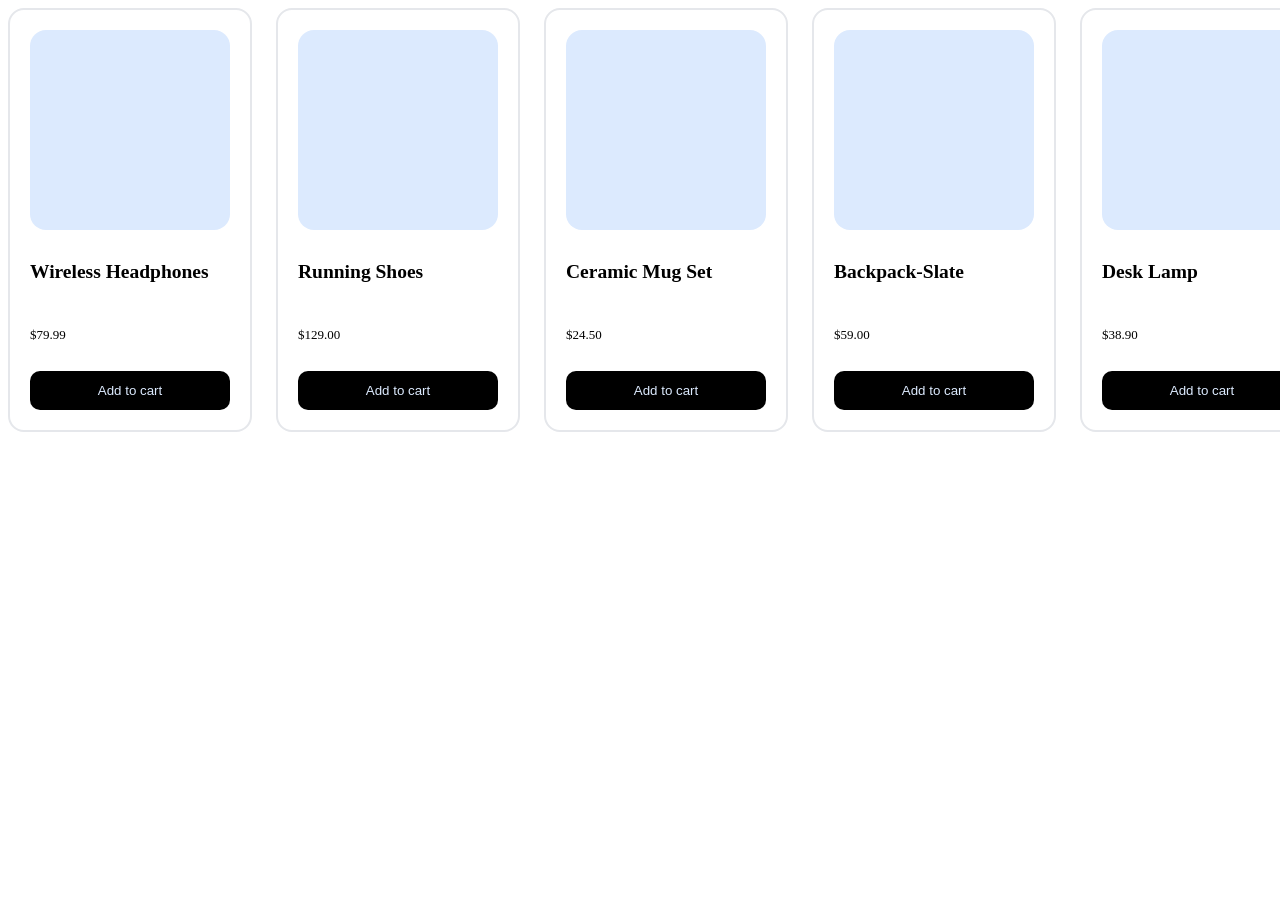
<file: task-02-product-grid/index.html>
<!DOCTYPE html>
<html lang="en">
<head>
  <meta charset="UTF-8">
  <meta name="viewport" content="width=device-width, initial-scale=1.0">
  <title>Task 02 — Product Grid</title>
  <link rel="stylesheet" href="styles.css">
</head>
<body>
  <!-- TODO: use CSS Grid — .product-grid should lay out .product-card items
       in equal-size responsive columns with repeat(auto-fill, minmax(...))
       so the grid reflows automatically as the viewport shrinks or grows,
       with no media queries needed -->

  <main class="product-grid">


    <article class="product-card">
      <div class="img-placeholder"></div>
      <h2 class="product-name">Wireless Headphones</h2>
      <p class="product-price">$79.99</p>
      <button type="button">Add to cart</button>
    </article>

    
    <article class="product-card">
      <div class="img-placeholder"></div>
      <h2 class="product-name">Running Shoes</h2>
      <p class="product-price">$129.00</p>
      <button type="button">Add to cart</button>
    </article>



    <article class="product-card">
      <div class="img-placeholder"></div>
      <h2 class="product-name">Ceramic Mug Set</h2>
      <p class="product-price">$24.50</p>
      <button type="button">Add to cart</button>
    </article>



    <article class="product-card">
      <div class="img-placeholder"></div>
      <h2 class="product-name">Backpack-Slate</h2>
      <p class="product-price">$59.00</p>
      <button type="button">Add to cart</button>
    </article>


    <article class="product-card">
      <div class="img-placeholder"></div>
      <h2 class="product-name">Desk Lamp</h2>
      <p class="product-price">$38.90</p>
      <button type="button">Add to cart</button>
    </article>


    <article class="product-card">
      <div class="img-placeholder"></div>
      <h2 class="product-name">Water Bottle 1L</h2>
      <p class="product-price">$14.99</p>
      <button type="button">Add to cart</button>
    </article>
  </main>
</body>
</html>
</file>
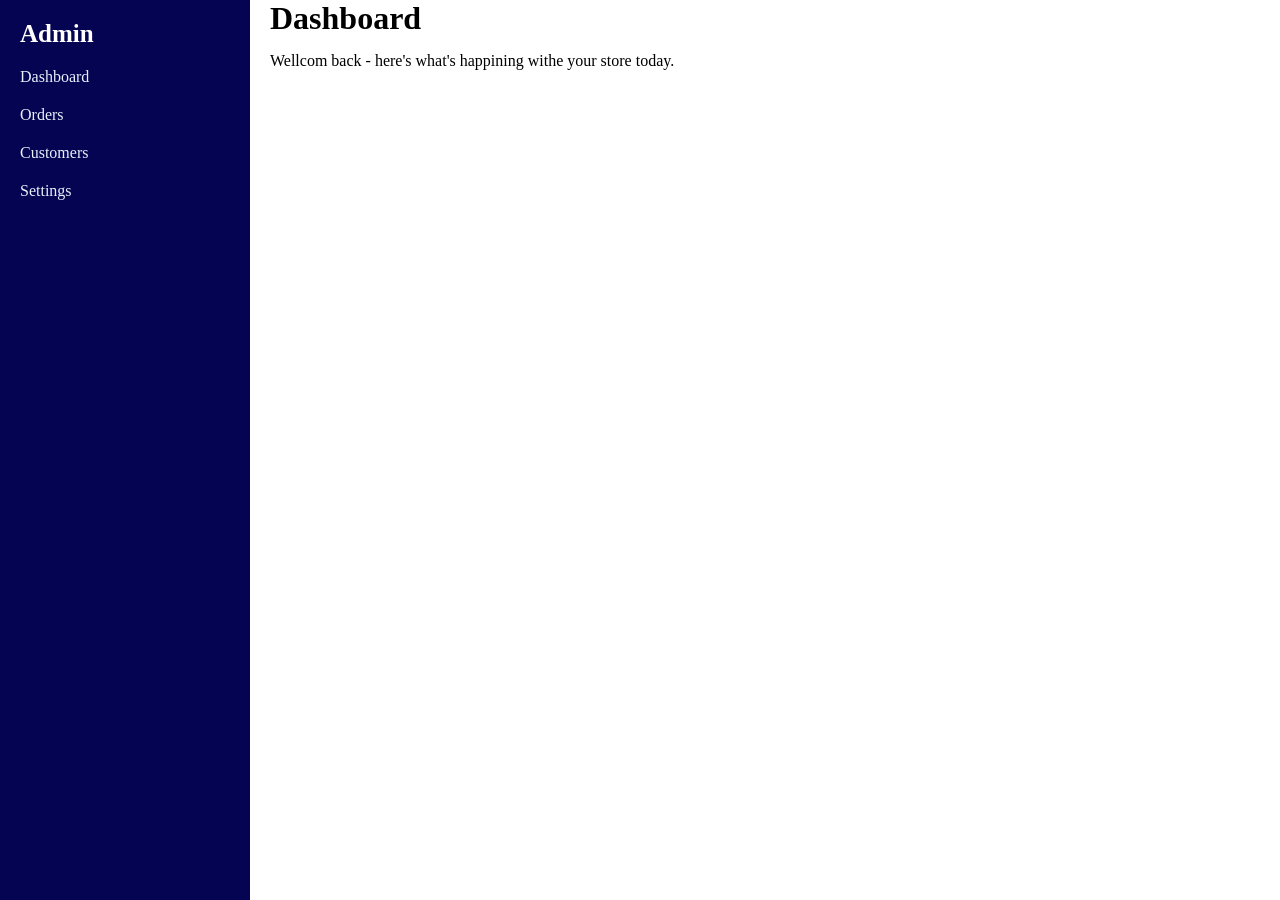
<file: task-03-sidebar-layout/index.html>
<!DOCTYPE html>
<html lang="en">
<head>
  <meta charset="UTF-8">
  <meta name="viewport" content="width=device-width, initial-scale=1.0">
  <title>Task 03 — Sidebar Layout</title>
  <link rel="stylesheet" href="styles.css">
</head>
<body>
  <!-- TODO: use Flexbox — .app-shell should place .sidebar at a fixed
       width and let .main-content flex to fill the remaining space -->
  <div class="app-shell">
    <nav class="sidebar">
      <div class="logo">Admin</div>
      <a href="#">Dashboard</a>
      <a href="#">Orders</a>
      <a href="#">Customers</a>
      <a href="#">Settings</a>
    </nav>
    <main class="main-content">
      <h1>Dashboard</h1>
      <p>Wellcom back - here's what's happining withe your store today. </p>
    </main>
  </div>
</body>
</html>
</file>
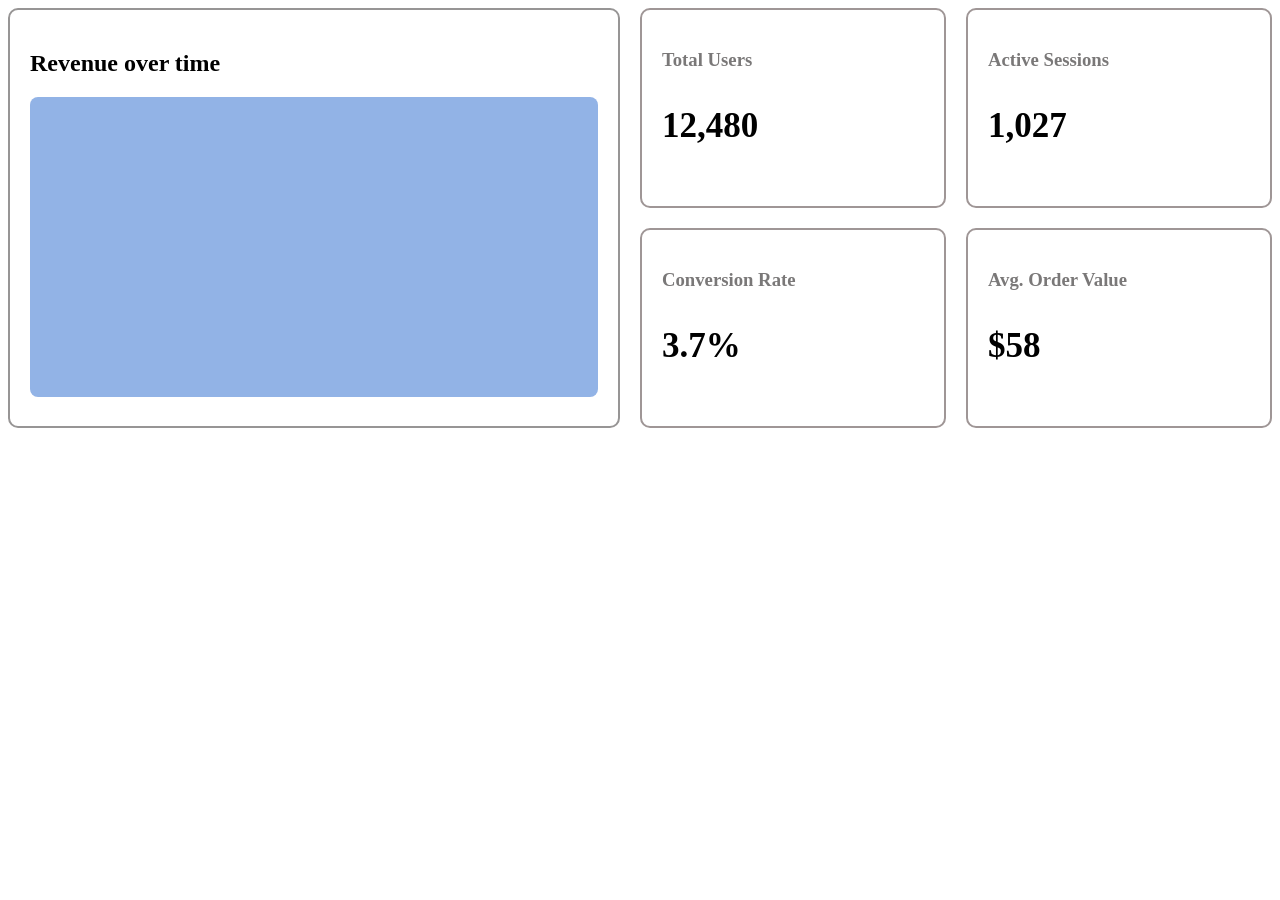
<file: task-04-dashboard-unequal/index.html>
<!DOCTYPE html>
<html lang="en">
<head>
  <meta charset="UTF-8">
  <meta name="viewport" content="width=device-width, initial-scale=1.0">
  <title>Task 04 — Dashboard (Unequal Panels)</title>
  <link rel="stylesheet" href="styles.css">
</head>
<body>
  <!-- TODO: use CSS Grid with grid-template-areas — .dashboard needs one
       large chart panel and several smaller stat-tile panels of unequal
       size arranged around it -->
  <main class="dashboard">
    <section class="panel chart-panel">
      <h2>Revenue over time</h2>
      <div class="img-placeholder"></div>
    </section>

    <section class="panel stat-tile">
      <h3>Total Users</h3>
      <p class="stat-value">12,480</p>
    </section>


    <section class="panel stat-tile">
      <h3>Active Sessions</h3>
      <p class="stat-value">1,027</p>
    </section>


    <section class="panel stat-tile">
      <h3>Conversion Rate</h3>
      <p class="stat-value">3.7%</p>
    </section>

    <section class="panel stat-tile">
      <h3>Avg. Order Value</h3>
      <p class="stat-value">$58</p>
    </section>
  </main>
</body>
</html>
</file>
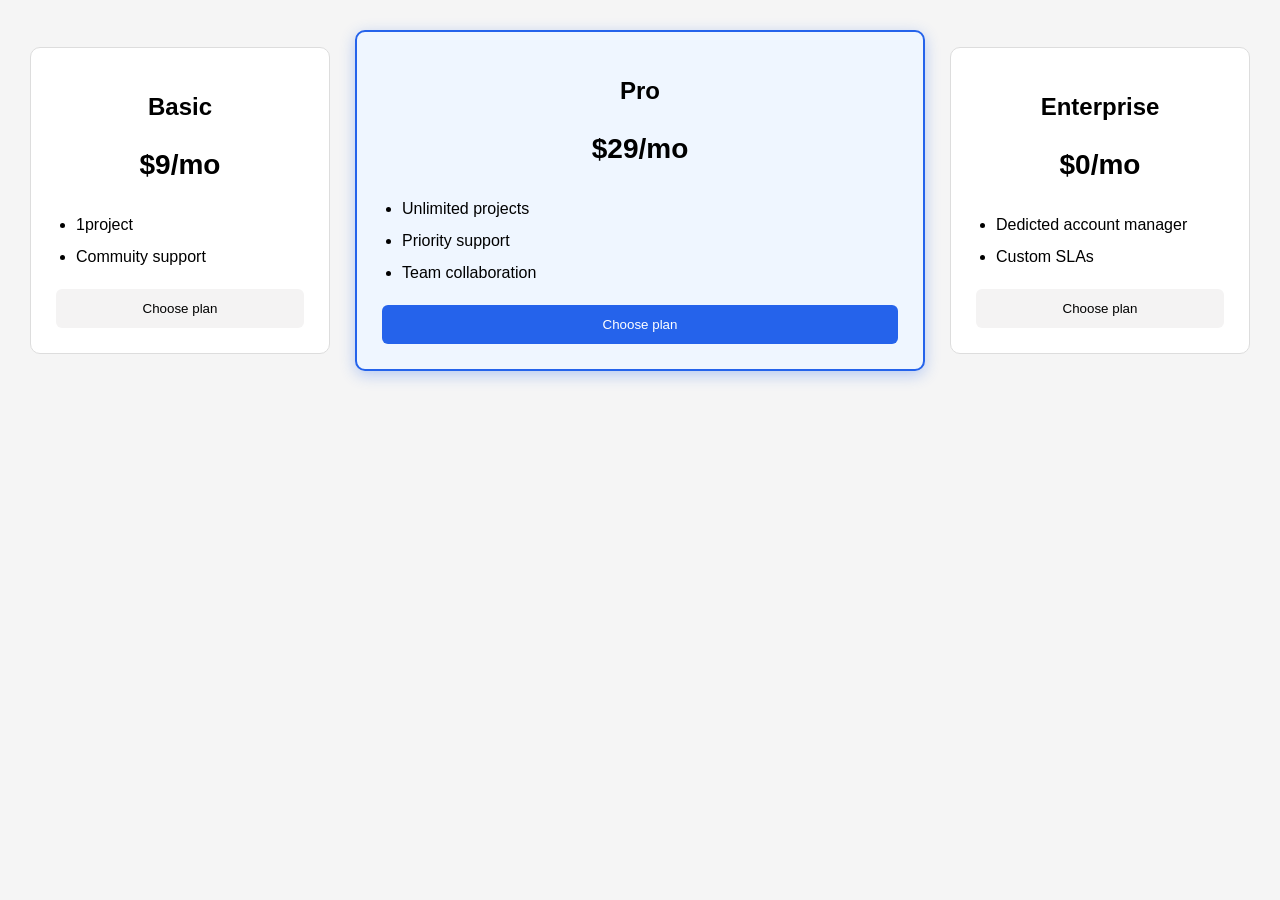
<file: task-05-pricing-cards/index.html>
<!DOCTYPE html>
<html lang="en">
<head>
  <meta charset="UTF-8">
  <meta name="viewport" content="width=device-width, initial-scale=1.0">
  <title>Task 05 — Pricing Cards</title>
  <link rel="stylesheet" href="styles.css">
</head>
<body>
  <!-- TODO: use Flexbox — .pricing-row should lay out the .pricing-card
       items in a row, with the .featured card visually emphasized
       (e.g. flex-grow or transform: scale), and the row should wrap
       onto multiple lines on narrow screens -->

  <main class="pricing-row">
    <article class="pricing-card">
      <h2>Basic</h2>
      <p class="price">$9/mo</p>
      <ul>
        <li>1project</li>
        <li>Commuity support</li>
      </ul>
      <button  class="btn"  type="button">Choose plan</button>
    </article>


    <article class="pricing-card featured">
      <h2>Pro</h2>
      <p class="price">$29/mo</p>
      <ul>
        <li>Unlimited projects</li>
        <li>Priority support</li>
        <li>Team collaboration</li>
      </ul>
      <button type="button">Choose plan</button>
    </article>
    <article class="pricing-card">
      <h2>Enterprise</h2>
      <p class="price">$0/mo</p>
      <ul>
        <li>Dedicted account manager</li>
        <li>Custom SLAs</li>
      </ul>
      <button  class="btn" type="button"> Choose plan</button>
    </article>

  </main>
</body>
</html>
</file>
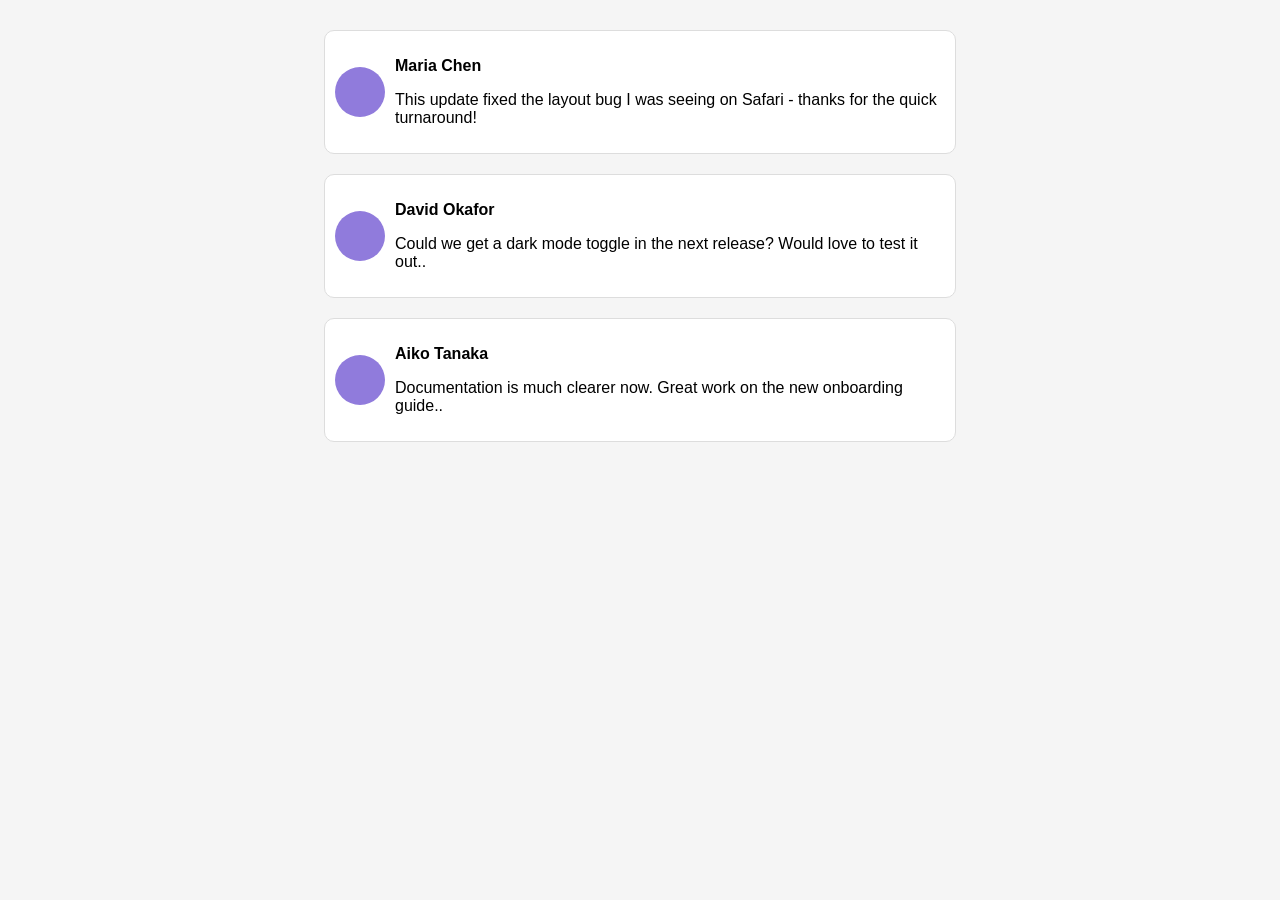
<file: task-06-media-object/index.html>
<!DOCTYPE html>
<html lang="en">
<head>
  <meta charset="UTF-8">
  <meta name="viewport" content="width=device-width, initial-scale=1.0">
  <title>Task 06 — Media Object</title>
  <link rel="stylesheet" href="styles.css">
</head>
<body>
  <!-- TODO: use Flexbox — each .comment should place a fixed-width
       .avatar next to a flexible .comment-body so the text takes up
       the rest of the row -->

  <main class="comment-list">
    
    <article class="comment">
      <div class="avatar"></div>
      <div class="comment-body">
        <p class="comment-author">Maria Chen</p>
        <p class="comment-text">This update fixed the layout bug I was seeing on Safari - thanks for the quick turnaround!</p>
      </div>
    </article>


    <article class="comment">
      <div class="avatar"></div>
      <div class="comment-body">
        <p class="comment-author">David Okafor</p>
        <p class="comment-text">Could we get a dark mode toggle in the next release? Would love to test it out..</p>
      </div>
    </article>


    <article class="comment">
      <div class="avatar"></div>
      <div class="comment-body">
        <p class="comment-author">Aiko Tanaka</p>
        <p class="comment-text">Documentation is much clearer now. Great work on the new onboarding guide..</p>
      </div>
    </article>
  </main>
</body>
</html>
</file>
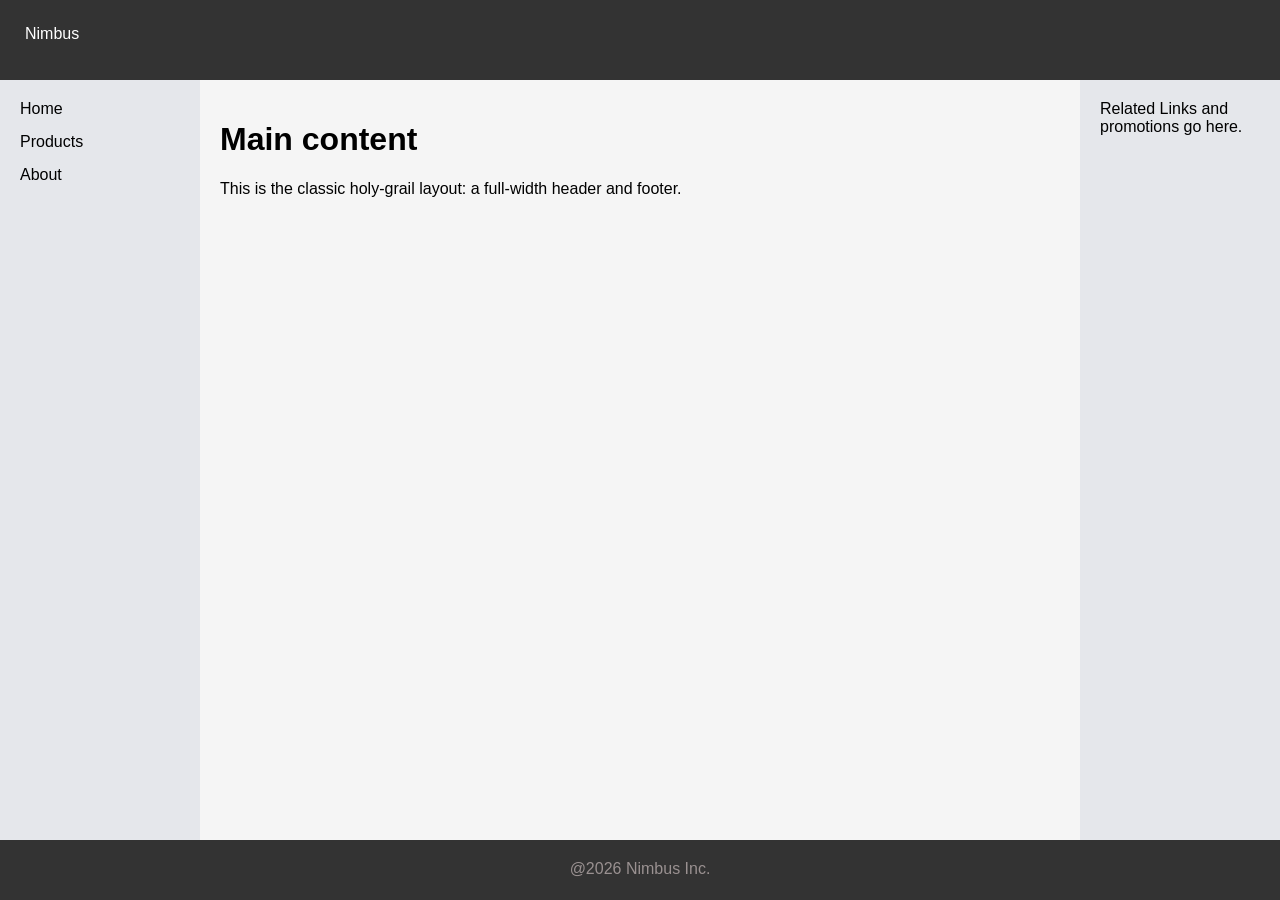
<file: task-07-holy-grail/index.html>
<!DOCTYPE html>
<html lang="en">
<head>
  <meta charset="UTF-8">
  <meta name="viewport" content="width=device-width, initial-scale=1.0">
  <title>Task 07 — Holy Grail Layout</title>
  <link rel="stylesheet" href="styles.css">
</head>
<body>
  <!-- TODO: .page-layout needs a full-width header, a full-width footer,
       and a three-column body in between (nav / content / aside) where
       nav and aside stay a fixed width and content fills the rest.
       Decide for yourself which layout technique fits this shape best —
       think about how many independent rows and columns you need to
       control at once before picking flex or grid -->

  <div class="page-layout">
    <header class="site-header">Nimbus</header>
    <nav class="side-nav">
      <a href="#">Home</a>
      <a href="#">Products</a>
      <a href="#">About</a>
    </nav>

    <main class="content">
      <h1>Main content</h1>
      <p>This is the classic holy-grail layout: a full-width header and footer.</p>
    </main>
    <aside class="sidebar">Related Links and promotions go here.</aside>
    <footer class="site-footer">@2026 Nimbus Inc.</footer>
  </div>
</body>
</html>
</file>
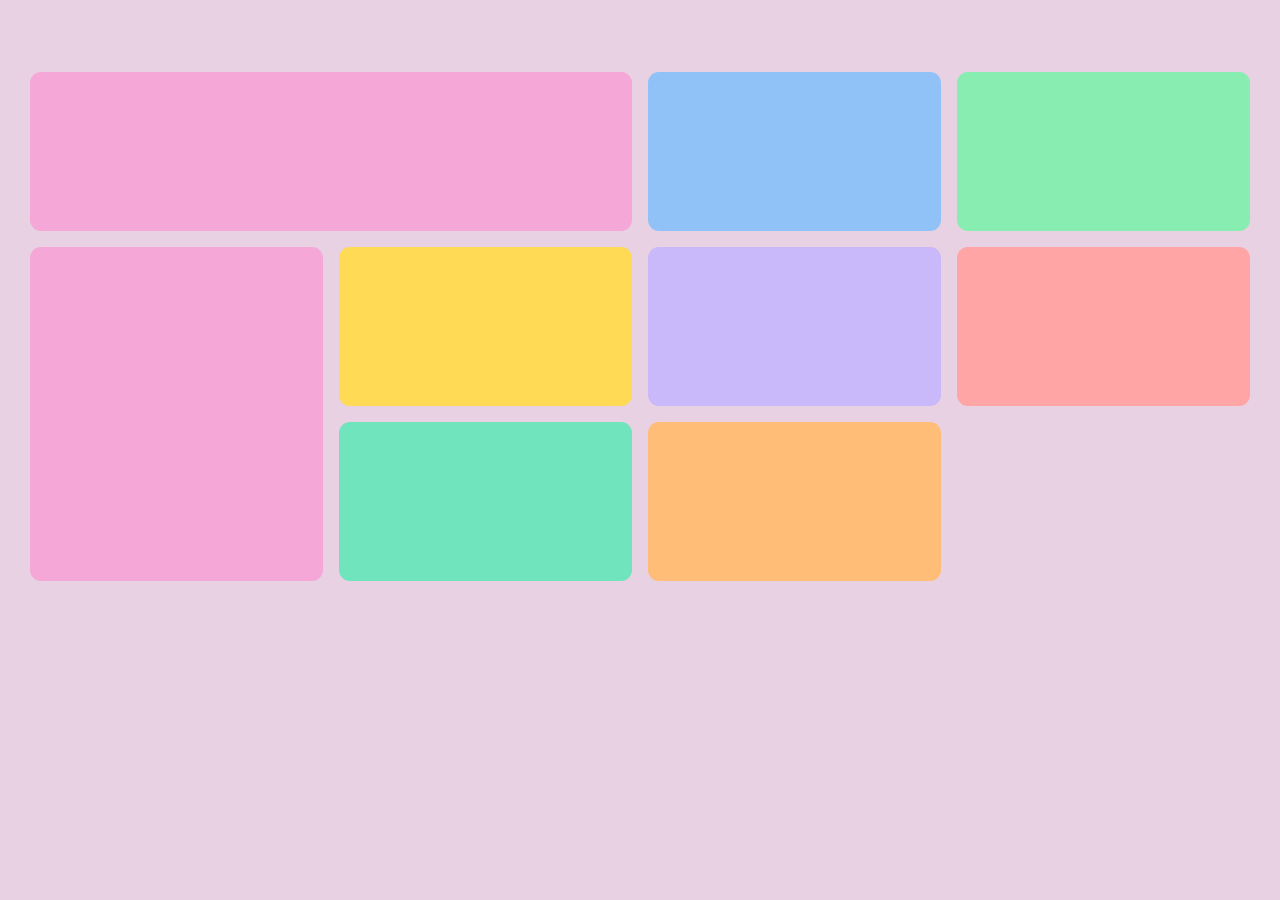
<file: task-08-gallery/index.html>
<!DOCTYPE html>
<html lang="en">
<head>
  <meta charset="UTF-8">
  <meta name="viewport" content="width=device-width, initial-scale=1.0">
  <title>Task 08 — Photo Gallery</title>
  <link rel="stylesheet" href="styles.css">
</head>
<body>
  <!-- TODO: use CSS Grid — .gallery should be an even grid of equal-size
       .gallery-item cells, but a couple of items should stand out by
       spanning 2 columns or 2 rows (grid-column: span 2 / grid-row: span 2) -->
  <main class="gallery">
    <div class="gallery-item wide"></div>
    <div class="gallery-item"></div>
    <div class="gallery-item"></div>
    <div class="gallery-item tall"></div>
    <div class="gallery-item"></div>
    <div class="gallery-item"></div>
    <div class="gallery-item"></div>
    <div class="gallery-item"></div>
    <div class="gallery-item"></div>
  </main>
</body>
</html>
</file>
<file: task-02-product-grid/styles.css>
.product-grid {
    display: grid;
    grid-template-columns:repeat(6,1fr);
    gap: 24px;

}

.product-card {
    display: flex;
    flex-direction: column;
    align-content: center;
    gap: 15px;


    border-radius: 16px;
    padding: 20px;
    border:  2px solid #e5e7eb;
    background-color: white;
    font-size:small;
    
    
}


.img-placeholder{
    width: 200px;
    height: 200px;
    background-color: #dceafe;
    border-radius: 16px
}

button {
    color: #dceafe;
    background-color: black;
    border-radius: 10px;
    padding: 12px 20px;
    border: none;
    width: 100%;

}
</file>
<file: task-03-sidebar-layout/styles.css>
/* TODO: build .app-shell, .sidebar and .main-content with Flexbox to match the mockup */

* {
    margin: 0;
    padding: 0;
    box-sizing: border-box;
}

.app-shell{
    display: flex;
    min-height: 100vh;
}

.sidebar{
    width: 250px;
    background-color: rgb(5, 4, 82);
    color: white;
    padding: 20px;
    

    display: flex;
    flex-direction: column;
    gap: 20px;
}

a {
    color: rgba(240, 248, 255, 0.967);
    text-decoration: none;
}

.logo{
    font-weight:bold;
    font-size: 25px;
}

.main-content{
    margin-left: 20px;
    display: flex;
    flex-direction: column;
    gap: 15px;

}
</file>
<file: task-04-dashboard-unequal/styles.css>
/* TODO: build .dashboard with CSS Grid and grid-template-areas to match the mockup */

.dashboard{
    display: grid;
    grid-template-columns: 2fr 1fr 1fr;
    grid-template-rows: 200px 200px;
    grid-template-areas:
        "chart users sessions"
        "chart conversion orders";
    gap: 20px;
}
    




.img-placeholder{
    height: 300px;
    background-color: #92b3e6;
    border-radius: 8px;
}

.panel.chart-panel{
    grid-area: chart;

    border-radius: 10px;

    padding: 20px;

    border: 2px solid rgb(151, 149, 149) ;


}


.panel.stat-tile {
    border: 2px solid rgb(159, 150, 150);
    border-radius: 10px;
    padding: 20px;
    font-weight: bolder;
    color: rgb(122, 120, 120);
    
}

.stat-value{
    color: black;
    font-size: 35px;
}

.stat-tile:nth-child(2) {
    grid-area: users;
}
stat-tile:nth-child(3) {
    grid-area: sessions;
}

.stat-tile:nth-child(4) {
    grid-area: conversion;
}

.stat-tile:nth-child(5) {
    grid-area: orders;
}
</file>
<file: task-05-pricing-cards/styles.css>
/* TODO: build .pricing-row and .pricing-card with Flexbox to match the mockup */

* {box-sizing: border-box;}


body {
    font-family: Arial, sans-serif;
    margin: 0;
    padding: 30px;
    background-color: #F5F5F5;
}


.pricing-row {
    display: flex;
    justify-content: center;
    align-items: center;
    gap: 25px;
    flex-wrap: wrap;

}

.pricing-card {
    background-color: white;
    border: 1px solid #ddd;
    border-radius: 10px;
    padding: 25px;
    flex: 1;
    min-width: 220px;
    max-width: 300px;
    text-align: center;
  
}

.price {
    font-size: 28px;
    font-weight: bold;
}

.pricing-card ul {
    padding-left: 20px;
    text-align: left;
    line-height: 2;
}

button {
    background-color: #2563eb;
    color: white;
    border: none;
    padding: 12px 20px;
    border-radius: 6px;
    width: 100%;
}


.featured {
    border: 2px solid #2563eb;
    flex: 1.5;
    background-color: #eff6ff;
     box-shadow: 0 4px 15px rgba(37, 99, 235, 0.3);
     max-width: 600px;
    
     
}

.btn{
    background-color: #f4f3f3;
    color: black;
    
  

}
</file>
<file: task-06-media-object/styles.css>
/* TODO: build .comment with Flexbox to match the mockup */


*{
    box-sizing: border-box;
}

.comment-list{
display: flex;
flex-direction: column;
gap: 20px;
width: 50%;
margin: 30px auto;

}

body {
    font-family: Arial , sans-serif;
    background-color: #f5f5f5;
}

.comment {
    display: flex;
    align-items: center;
    gap: 10px;
    padding: 10px;
    background-color: white;
    border: 1px solid #ddd;
    border-radius: 10px;
}

.avatar {
    width: 50px;
    height: 50px;
    background-color: #907bdc;
    border-radius: 50%;
    flex-shrink: 0;

}

.comment-body {
    flex: 1;
}

.comment-author{
    font-weight: bold;
}
</file>
<file: task-07-holy-grail/styles.css>
* {
    box-sizing: border-box;
}

body {
    margin: 0;
    font-family: Arial, sans-serif;
}

.page-layout {
    display: grid;
    grid-template-columns: 200px 1fr 200px;
    grid-template-rows: 80px 1fr 60px;
    min-height: 100vh;
}

.site-header {
    grid-column: 1 / 4;
    background-color: #333;
    color: white;
    padding: 25px;
    
    
}

.side-nav {
    background-color: #e5e7eb;
    padding: 20px;
    display: flex;
    flex-direction: column;
    gap: 15px;
}

.side-nav a {
    text-decoration: none;
    color: black;
}

.content {
    background-color: #f5f5f5;
    padding: 20px;
}

.sidebar {
    background-color: #e5e7eb;
    padding: 20px;
}

.site-footer {
    grid-column: 1 / 4;
    background-color: #333;
    color: rgb(154, 145, 145);
    padding: 20px;
    text-align: center;
}
</file>
<file: task-08-gallery/styles.css>
/* Build .gallery with CSS Grid to match the mockup */

* {
    box-sizing: border-box;
    margin: 0;
    padding: 0;
}

body {
    margin: 0;
    padding: 30px;
    background-color: rgb(231, 209, 226);
}

.gallery {
    display: grid;
    grid-template-columns: repeat(4, 1fr);
    grid-auto-rows: 159px;
    gap: 16px;
    margin: 42px auto;
}

.gallery-item {
    background-color: pink;
    border-radius: 11px;
}

.gallery-item.wide {
    grid-column: span 2;
}

.gallery-item.tall {
    grid-row: span 2;
}

.gallery-item:nth-child(1) {
    background: #f5a8d8;
}

.gallery-item:nth-child(2) {
    background: #91c2f7;
}

.gallery-item:nth-child(3) {
    background: #88edb0;
}

.gallery-item:nth-child(4) {
    background: #f5a8d8;
}

.gallery-item:nth-child(5) {
    background: #ffda55;
}

.gallery-item:nth-child(6) {
    background: #c9b9fa;
}

.gallery-item:nth-child(7) {
    background: #ffa5a5;
}

.gallery-item:nth-child(8) {
    background: #70e4bd;
}

.gallery-item:nth-child(9) {
    background: #ffbd78;
}
</file>
